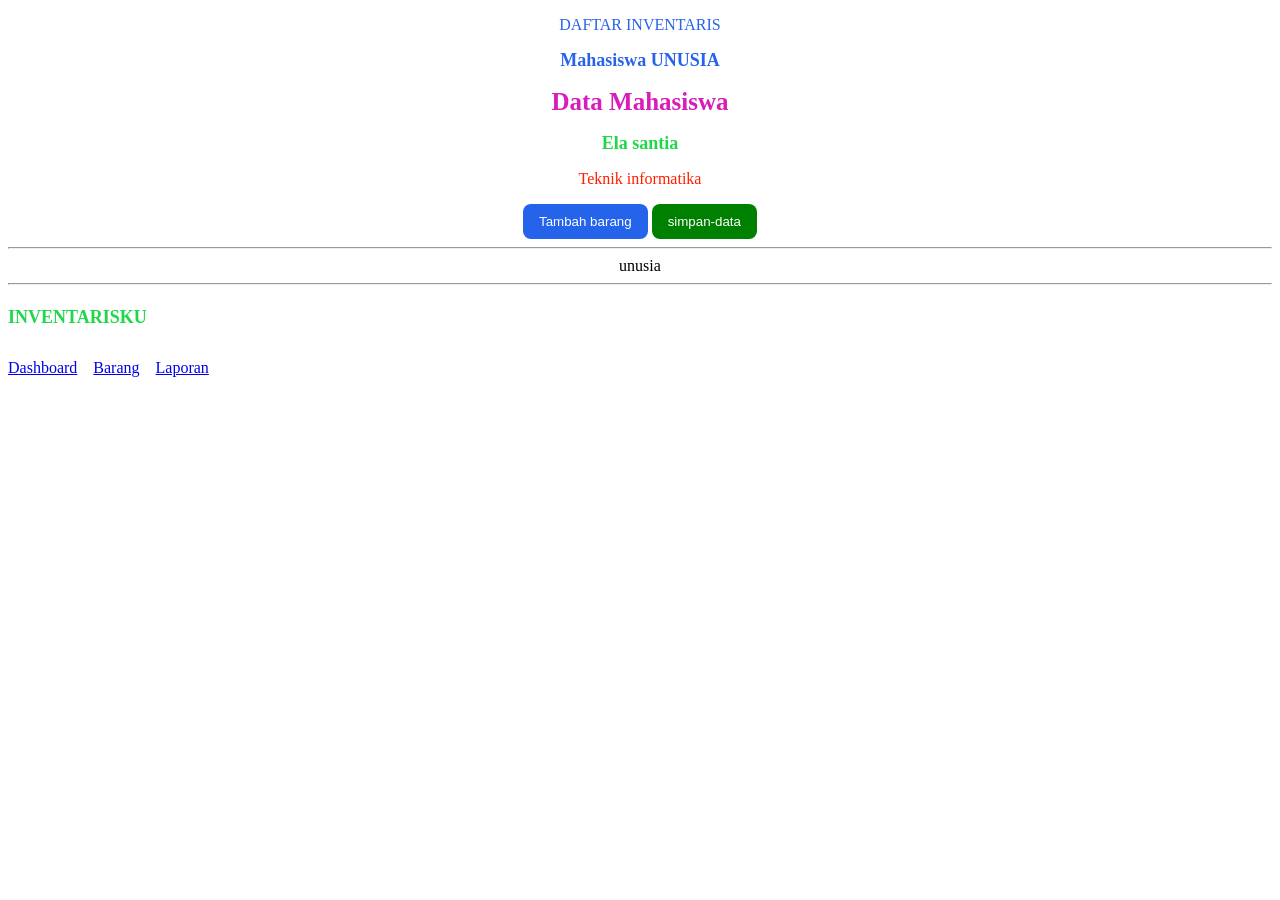
<file: index.html>
<!doctype html>
<html lang="en">
  <head>
    <meta charset="UTF-8" />
    <meta name="viewport" content="width=device-width, initial-scale=1.0" />
    <title>Document</title>
    <link rel="stylesheet" href="style.css" />
  </head>
  <body>
    <div align="center">
      <p class="judul">DAFTAR INVENTARIS</p>
      <h2 class="judul">Mahasiswa UNUSIA</h2>
      <h1>Data Mahasiswa</h1>
      <h2>Ela santia</h2>
      <p style="color: rgb(255, 30, 0)">Teknik informatika</p>
      <button>Tambah barang</button>
      <button id="btn-simpan">simpan-data</button>
      <hr />
      unusia
      <hr />
      <div class="navbar">
        <h2>INVENTARISKU</h2>
        <nav>
          <a href="#">Dashboard</a>
          <a href="#">Barang</a>
          <a href="#">Laporan</a>
        </nav>
      </div>
    </div>
  </body>
</html>
</file>
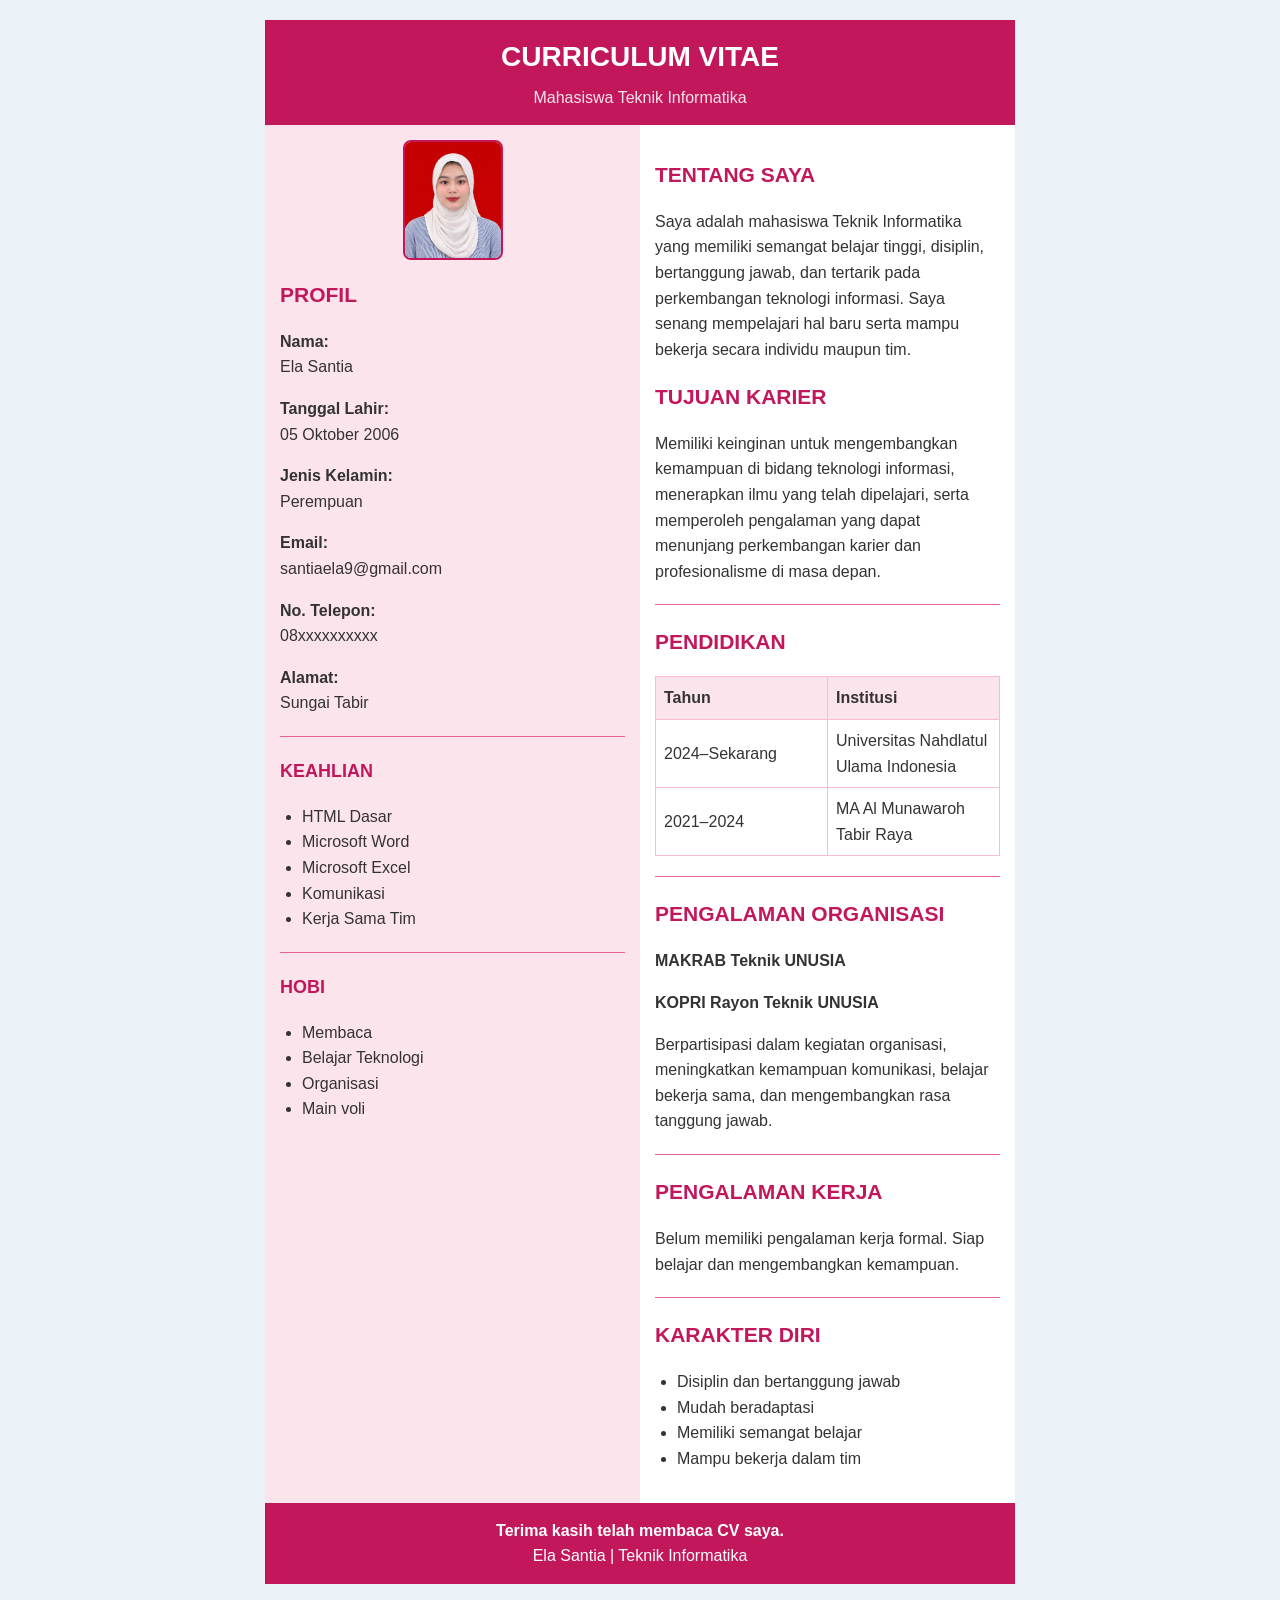
<file: cv.html>
<!doctype html>
<html lang="id">
  <head>
    <meta charset="UTF-8" />
    <meta name="viewport" content="width=device-width, initial-scale=1.0" />
    <title>CV Ela Santia</title>

    <style>
      * {
        box-sizing: border-box;
      }
      .foto-profil {
        width: 100px;
        height: 120px;
        object-fit: cover;
        border: 2px solid #c2185b;
        border-radius: 8px;
        display: block;
        margin: 0 auto 15px;
      }

      @media screen and (max-width: 600px) {
        .foto-profil {
          width: 90px;
          height: 110px;
        }
      }

      body {
        background-color: #eaf2f8;
        font-family: Arial, sans-serif;
        margin: 20px;
        color: #333;
        line-height: 1.6;
      }

      .cv {
        width: 100%;
        max-width: 750px;
        margin: auto;
        background-color: white;
        border-collapse: collapse;
        table-layout: fixed;
      }

      .cv td {
        padding: 15px;
        overflow-wrap: anywhere;
      }

      .header,
      .footer {
        background-color: #c2185b;
        color: white;
        text-align: center;
      }

      .header h1 {
        margin: 0;
        font-size: 28px;
      }

      .header p {
        color: #fce4ec;
        margin: 5px 0 0;
      }

      .profil {
        width: 200px;
        background-color: #fce4ec;
        vertical-align: top;
      }

      .konten {
        vertical-align: top;
      }

      h2,
      h3 {
        color: #c2185b;
      }

      h2 {
        font-size: 21px;
      }

      h3 {
        font-size: 18px;
      }

      hr {
        border: 0;
        border-top: 1px solid #f06292;
        margin: 20px 0;
      }

      ul {
        padding-left: 22px;
      }

      .tabel-pendidikan {
        width: 100%;
        border-collapse: collapse;
        table-layout: fixed;
      }

      .tabel-pendidikan th,
      .tabel-pendidikan td {
        border: 1px solid #f8bbd0;
        padding: 8px;
        text-align: left;
      }

      .tabel-pendidikan th {
        background-color: #fce4ec;
      }

      .footer {
        padding: 15px;
      }

      /* Tampilan tablet dan HP */
      @media screen and (max-width: 600px) {
        body {
          margin: 10px;
        }

        .cv {
          width: 100%;
          table-layout: auto;
        }

        .cv,
        .cv tbody,
        .cv tr,
        .cv td {
          display: block;
          width: 100%;
        }

        .cv td {
          padding: 15px;
        }

        .header,
        .footer {
          display: block;
        }

        .header h1 {
          font-size: 23px;
        }

        .profil {
          width: 100%;
        }

        h2 {
          font-size: 19px;
        }

        h3 {
          font-size: 17px;
        }

        .tabel-pendidikan {
          font-size: 13px;
        }

        .tabel-pendidikan th,
        .tabel-pendidikan td {
          padding: 6px;
          overflow-wrap: anywhere;
        }
      }
    </style>
  </head>

  <body>
    <table class="cv">
      <tr>
        <td class="header" colspan="2">
          <h1>CURRICULUM VITAE</h1>
          <p>Mahasiswa Teknik Informatika</p>
        </td>
      </tr>

      <tr>
        <td class="profil" valign="top">
          <img src="img.jpeg" alt="Foto Ela Santia" class="foto-profil" />

          <h2>PROFIL</h2>

          <p><b>Nama:</b><br />Ela Santia</p>
          <p><b>Tanggal Lahir:</b><br />05 Oktober 2006</p>
          <p><b>Jenis Kelamin:</b><br />Perempuan</p>
          <p><b>Email:</b><br />santiaela9@gmail.com</p>
          <p><b>No. Telepon:</b><br />08xxxxxxxxxx</p>
          <p><b>Alamat:</b><br />Sungai Tabir</p>

          <hr />

          <h3>KEAHLIAN</h3>
          <ul>
            <li>HTML Dasar</li>
            <li>Microsoft Word</li>
            <li>Microsoft Excel</li>
            <li>Komunikasi</li>
            <li>Kerja Sama Tim</li>
          </ul>

          <hr />

          <h3>HOBI</h3>
          <ul>
            <li>Membaca</li>
            <li>Belajar Teknologi</li>
            <li>Organisasi</li>
            <li>Main voli</li>
          </ul>
        </td>

        <td class="konten" valign="top">
          <h2>TENTANG SAYA</h2>
          <p>
            Saya adalah mahasiswa Teknik Informatika yang memiliki semangat
            belajar tinggi, disiplin, bertanggung jawab, dan tertarik pada
            perkembangan teknologi informasi. Saya senang mempelajari hal baru
            serta mampu bekerja secara individu maupun tim.
          </p>

          <h2>TUJUAN KARIER</h2>
          <p>
            Memiliki keinginan untuk mengembangkan kemampuan di bidang teknologi
            informasi, menerapkan ilmu yang telah dipelajari, serta memperoleh
            pengalaman yang dapat menunjang perkembangan karier dan
            profesionalisme di masa depan.
          </p>

          <hr />

          <h2>PENDIDIKAN</h2>
          <table class="tabel-pendidikan">
            <tr>
              <th>Tahun</th>
              <th>Institusi</th>
            </tr>
            <tr>
              <td>2024–Sekarang</td>
              <td>Universitas Nahdlatul Ulama Indonesia</td>
            </tr>
            <tr>
              <td>2021–2024</td>
              <td>MA Al Munawaroh Tabir Raya</td>
            </tr>
          </table>

          <hr />

          <h2>PENGALAMAN ORGANISASI</h2>
          <p><b>MAKRAB Teknik UNUSIA</b></p>
          <p><b>KOPRI Rayon Teknik UNUSIA</b></p>
          <p>
            Berpartisipasi dalam kegiatan organisasi, meningkatkan kemampuan
            komunikasi, belajar bekerja sama, dan mengembangkan rasa tanggung
            jawab.
          </p>

          <hr />

          <h2>PENGALAMAN KERJA</h2>
          <p>
            Belum memiliki pengalaman kerja formal. Siap belajar dan
            mengembangkan kemampuan.
          </p>

          <hr />

          <h2>KARAKTER DIRI</h2>
          <ul>
            <li>Disiplin dan bertanggung jawab</li>
            <li>Mudah beradaptasi</li>
            <li>Memiliki semangat belajar</li>
            <li>Mampu bekerja dalam tim</li>
          </ul>
        </td>
      </tr>

      <tr>
        <td class="footer" colspan="2">
          <b>Terima kasih telah membaca CV saya.</b>
          <br />
          Ela Santia | Teknik Informatika
        </td>
      </tr>
    </table>
  </body>
</html>
</file>
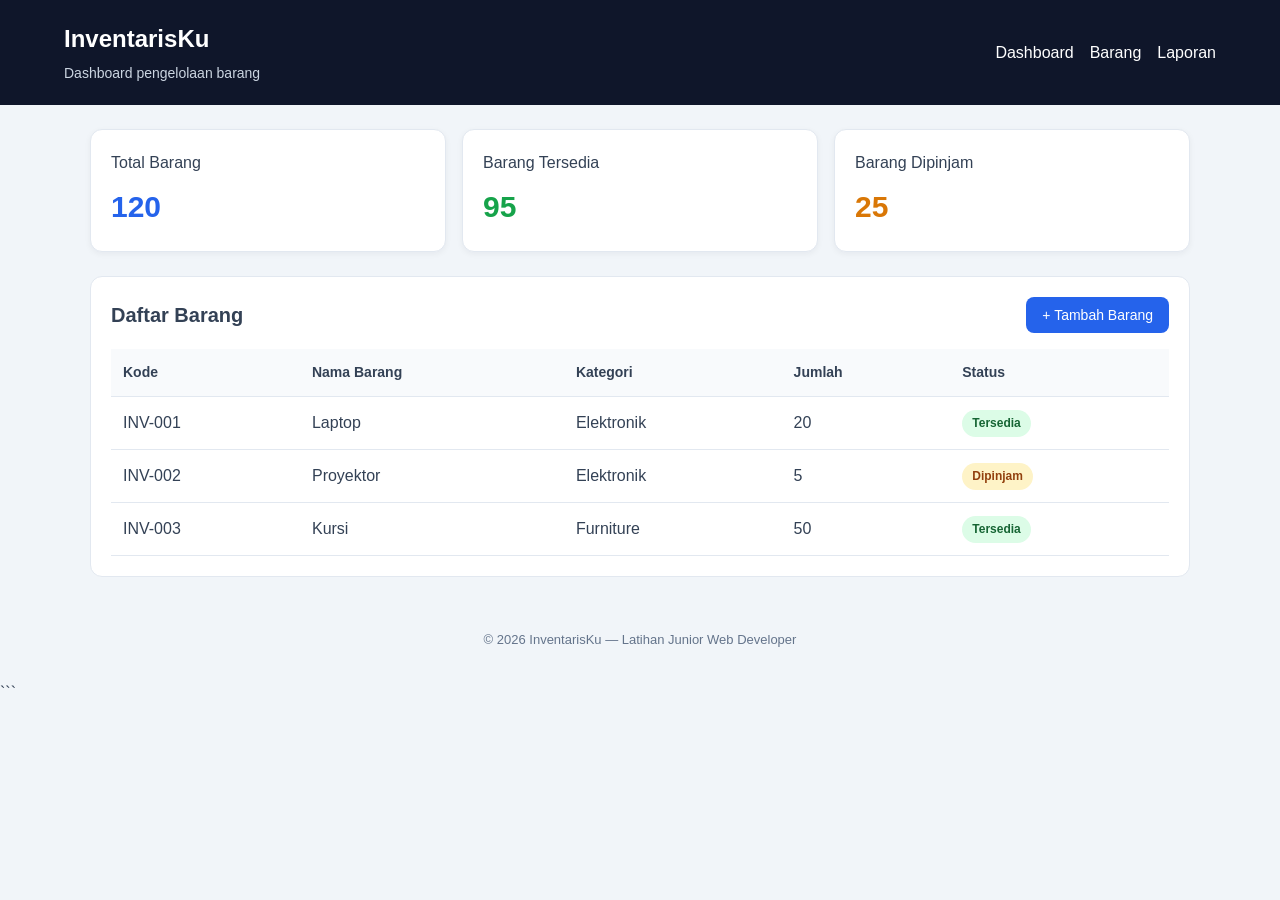
<file: viewport.html>
<!doctype html>
<html lang="id">
  <head>
    <meta charset="UTF-8" />
    <meta name="viewport" content="width=device-width, initial-scale=1.0" />

    <title>InventarisKu</title>
    <link rel="stylesheet" href="style-viewport.css" />
  </head>
  <body>
    <header class="header">
      <div>
        <h1>InventarisKu</h1>
        <p>Dashboard pengelolaan barang</p>
      </div>

      <nav class="nav-links">
        <a href="#">Dashboard</a>
        <a href="#">Barang</a>
        <a href="#">Laporan</a>
      </nav>
    </header>

    <main class="container">
      <section class="summary">
        <article class="card">
          <h2>Total Barang</h2>
          <p class="number">120</p>
        </article>

        <article class="card">
          <h2>Barang Tersedia</h2>
          <p class="number success">95</p>
        </article>

        <article class="card">
          <h2>Barang Dipinjam</h2>
          <p class="number warning">25</p>
        </article>
      </section>

      <section class="content-section">
        <div class="section-heading">
          <h2>Daftar Barang</h2>
          <button class="btn-primary" type="button">+ Tambah Barang</button>
        </div>

        <div class="table-wrapper">
          <table>
            <thead>
              <tr>
                <th>Kode</th>
                <th>Nama Barang</th>
                <th>Kategori</th>
                <th>Jumlah</th>
                <th>Status</th>
              </tr>
            </thead>

            <tbody>
              <tr>
                <td>INV-001</td>
                <td>Laptop</td>
                <td>Elektronik</td>
                <td>20</td>
                <td><span class="badge tersedia">Tersedia</span></td>
              </tr>

              <tr>
                <td>INV-002</td>
                <td>Proyektor</td>
                <td>Elektronik</td>
                <td>5</td>
                <td><span class="badge dipinjam">Dipinjam</span></td>
              </tr>

              <tr>
                <td>INV-003</td>
                <td>Kursi</td>
                <td>Furniture</td>
                <td>50</td>
                <td><span class="badge tersedia">Tersedia</span></td>
              </tr>
            </tbody>
          </table>
        </div>
      </section>
    </main>

    <footer class="footer">
      <p>&copy; 2026 InventarisKu — Latihan Junior Web Developer</p>
    </footer>
  </body>
</html>
```
</file>
<file: style.css>
h1 {
  color: #d81db9;
  font-size: 25px;
}

button {
  background-color: #2563eb;
  color: white;
  padding: 10px 16px;
  border: none;
  border-radius: 8px;
}

h2 {
  color: #1dd849;
  font-size: 18px;
}

button {
  background-color: #2563eb;
  color: white;
  padding: 10px 16px;
  border: none;
  border-radius: 8px;
}

button:hover {
  background-color: #1d4ed8;
}

.judul {
  color: #2563eb;
}

#btn-simpan {
  background-color: green;
  color: white;
}

.navbar {
  display: flex;
  flex-direction: column;
  justify-content: space-between;
  align-items: flex-start;
  gap: 16px;
}

.navbar nav {
  display: flex;
  gap: 16px;
}
</file>
<file: style-viewport.css>
.dashboard {
  display: grid;
  grid-template-columns: repeat(3, 1fr);
  gap: 16px;
}

/* Untuk layar dengan lebar maksimal 768px */
@media (max-widht: 768px) {
  .dashboard {
    grid-template-columns: repeat(2, 1fr);
  }
}

/* Untuk layar dengan laber maksimal 480px */
@media (max-widht: 480px) {
  .dashboard {
    grid-template-columns: 1fr;
  }
}

/* 1. Pengaturan dasar */
* {
  box-sizing: border-box;
}

body {
  margin: 0;
  font-family: Arial, sans-serif;
  color: #334155;
  background-color: #f1f5f9;
  line-height: 1.6;
}

/* 2. Header dan navigasi */
.header {
  display: flex;
  justify-content: space-between;
  align-items: center;
  gap: 20px;
  padding: 20px 5%;
  color: white;
  background-color: #0f162a;
}

.header h1 {
  margin: 0;
  font-size: 24px;
}

.header p {
  margin: 4px 0 0;
  color: #cbd5e1;
  font-size: 14px;
}

.nav-links {
  display: flex;
  flex-wrap: wrap;
  gap: 16px;
}

.nav-links a {
  color: white;
  text-decoration: none;
}

.nav-links a:hover {
  color: #93c5fd;
}

/* 3. Kontainer utama */
.container {
  width: min(100% - 32px, 1100px);
  margin: 24px auto;
}

/* 4. Kartu ringkasan */
.summary {
  display: grid;
  grid-template-columns: repeat(3, minmax(0, 1fr));
  gap: 16px;
}

.card {
  padding: 20px;
  background-color: white;
  border: 1px solid #e2e8f0;
  border-radius: 12px;
  box-shadow: 0 2px 6px rgb(15 23 42 / 5%);
}

.card h2 {
  margin: 0;
  font-size: 16px;
  font-weight: 500;
}

.number {
  margin: 8px 0 0;
  font-size: 30px;
  font-weight: 700;
  color: #2563eb;
}

.success {
  color: #16a34a;
}

.warning {
  color: #d97706;
}

/* 5. Bagian tabel */
.content-section {
  margin-top: 24px;
  padding: 20px;
  background-color: white;
  border: 1px solid #e2e8f0;
  border-radius: 12px;
}

.section-heading {
  display: flex;
  justify-content: space-between;
  align-items: center;
  gap: 12px;
  margin-bottom: 16px;
}

.section-heading h2 {
  margin: 0;
  font-size: 20px;
}

.btn-primary {
  padding: 10px 16px;
  border: none;
  border-radius: 8px;
  background-color: #2563eb;
  color: white;
  font-size: 14px;
  cursor: pointer;
}

.btn-primary:hover {
  background-color: #1d4ed8;
}

.table-wrapper {
  overflow-x: auto;
}

table {
  width: 100%;
  border-collapse: collapse;
  text-align: left;
}

th,
td {
  padding: 12px;
  border-bottom: 1px solid #e2e8f0;
}

th {
  background-color: #f8fafc;
  font-size: 14px;
}

.badge {
  display: inline-block;
  padding: 4px 10px;
  border-radius: 999px;
  font-size: 12px;
  font-weight: 600;
}

.tersedia {
  background-color: #dcfce7;
  color: #166534;
}

.dipinjam {
  background-color: #fef3c7;
  color: #92400e;
}

/* 6. Footer */
.footer {
  padding: 16px;
  text-align: center;
  color: #64748b;
  font-size: 13px;
}

/* 7. Responsive: tablet */
@media (max-width: 768px) {
  .header {
    align-items: flex-start;
    flex-direction: column;
  }

  .summary {
    grid-template-columns: repeat(2, minmax(0, 1fr));
  }
}

/* 8. Responsive: ponsel */
@media (max-width: 480px) {
  .summary {
    grid-template-columns: 1fr;
  }

  .section-heading {
    align-items: stretch;
    flex-direction: column;
  }

  .btn-primary {
    width: 100%;
  }

  .content-section {
    padding: 12px;
  }

  th,
  td {
    padding: 8px;
    font-size: 13px;
  }
}
</file>
